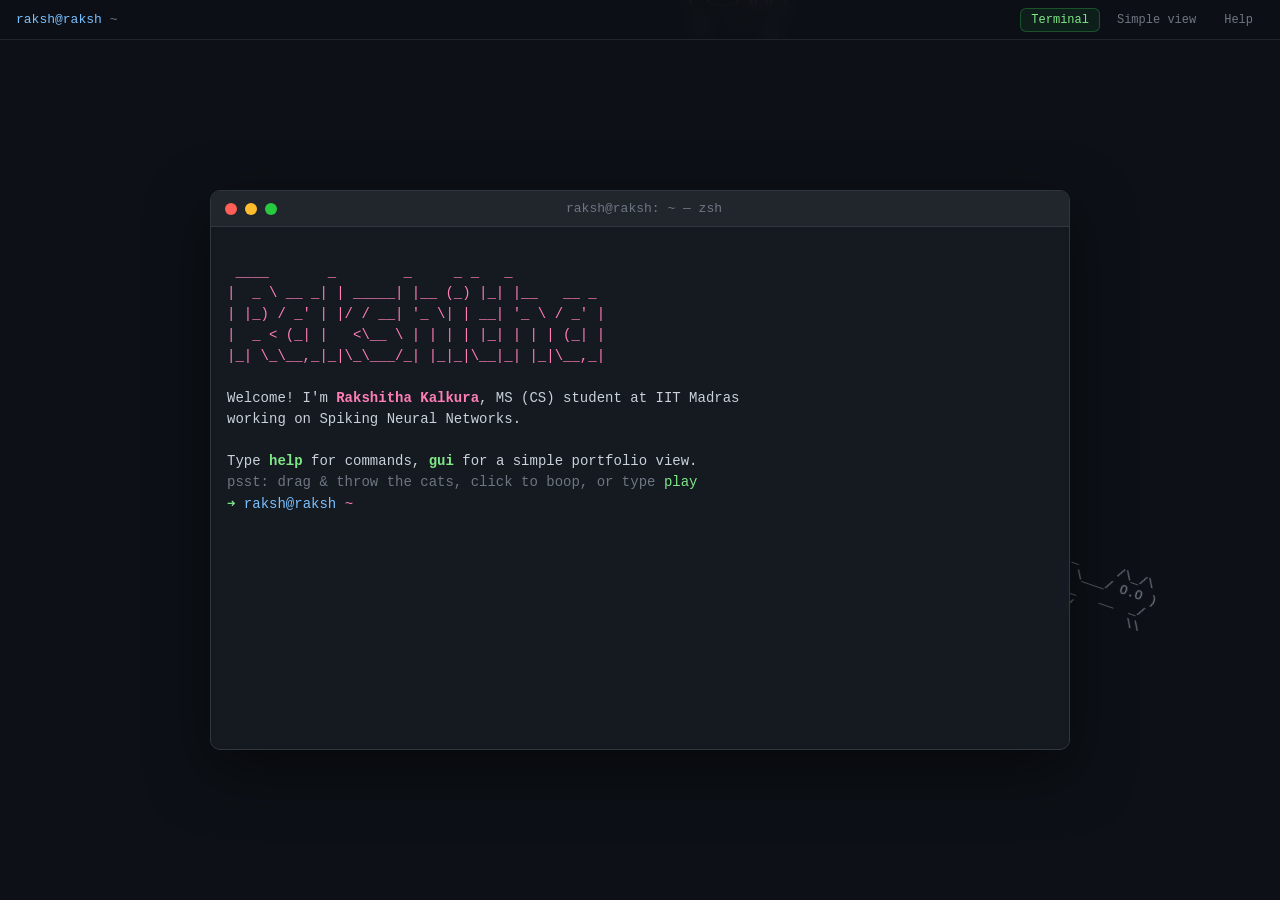
<file: index.html>
<!DOCTYPE html>
<html lang="en">
<head>
  <meta charset="UTF-8" />
  <meta name="viewport" content="width=device-width, initial-scale=1.0"/>
  <title>Rakshitha Kalkura | Academic Portfolio</title>
  <meta name="description" content="Rakshitha Kalkura — MS (CS) student at IIT Madras working on robustness and efficiency of Spiking Neural Networks.">
  <link rel="stylesheet" href="style.css?v=5">
  <noscript><meta http-equiv="refresh" content="0; url=portfolio.html"></noscript>
</head>
<body>
  <nav class="menubar">
    <span class="brand">raksh@raksh <span class="d">~</span></span>
    <div class="menu">
      <a href="./" class="active" aria-current="page">Terminal</a>
      <a href="portfolio.html">Simple view</a>
      <button type="button" id="help-btn">Help</button>
    </div>
  </nav>

  <!-- Draggable ASCII cats live here -->
  <div id="cat-layer" aria-hidden="true"></div>

  <main class="window" id="window">
    <div class="titlebar">
      <span class="dot red"></span><span class="dot yellow"></span><span class="dot green"></span>
      <span class="title">raksh@raksh: ~ — zsh</span>
    </div>
    <div class="terminal" id="terminal">
      <div id="output" aria-live="polite"></div>
      <div class="input-line" id="input-line">
        <span class="prompt" id="prompt"></span>
        <input id="cmd" type="text" autocomplete="off" autocapitalize="off"
               autocorrect="off" spellcheck="false" aria-label="Terminal command">
      </div>
    </div>
  </main>

  <script src="script.js?v=5"></script>
</body>
</html>
</file>
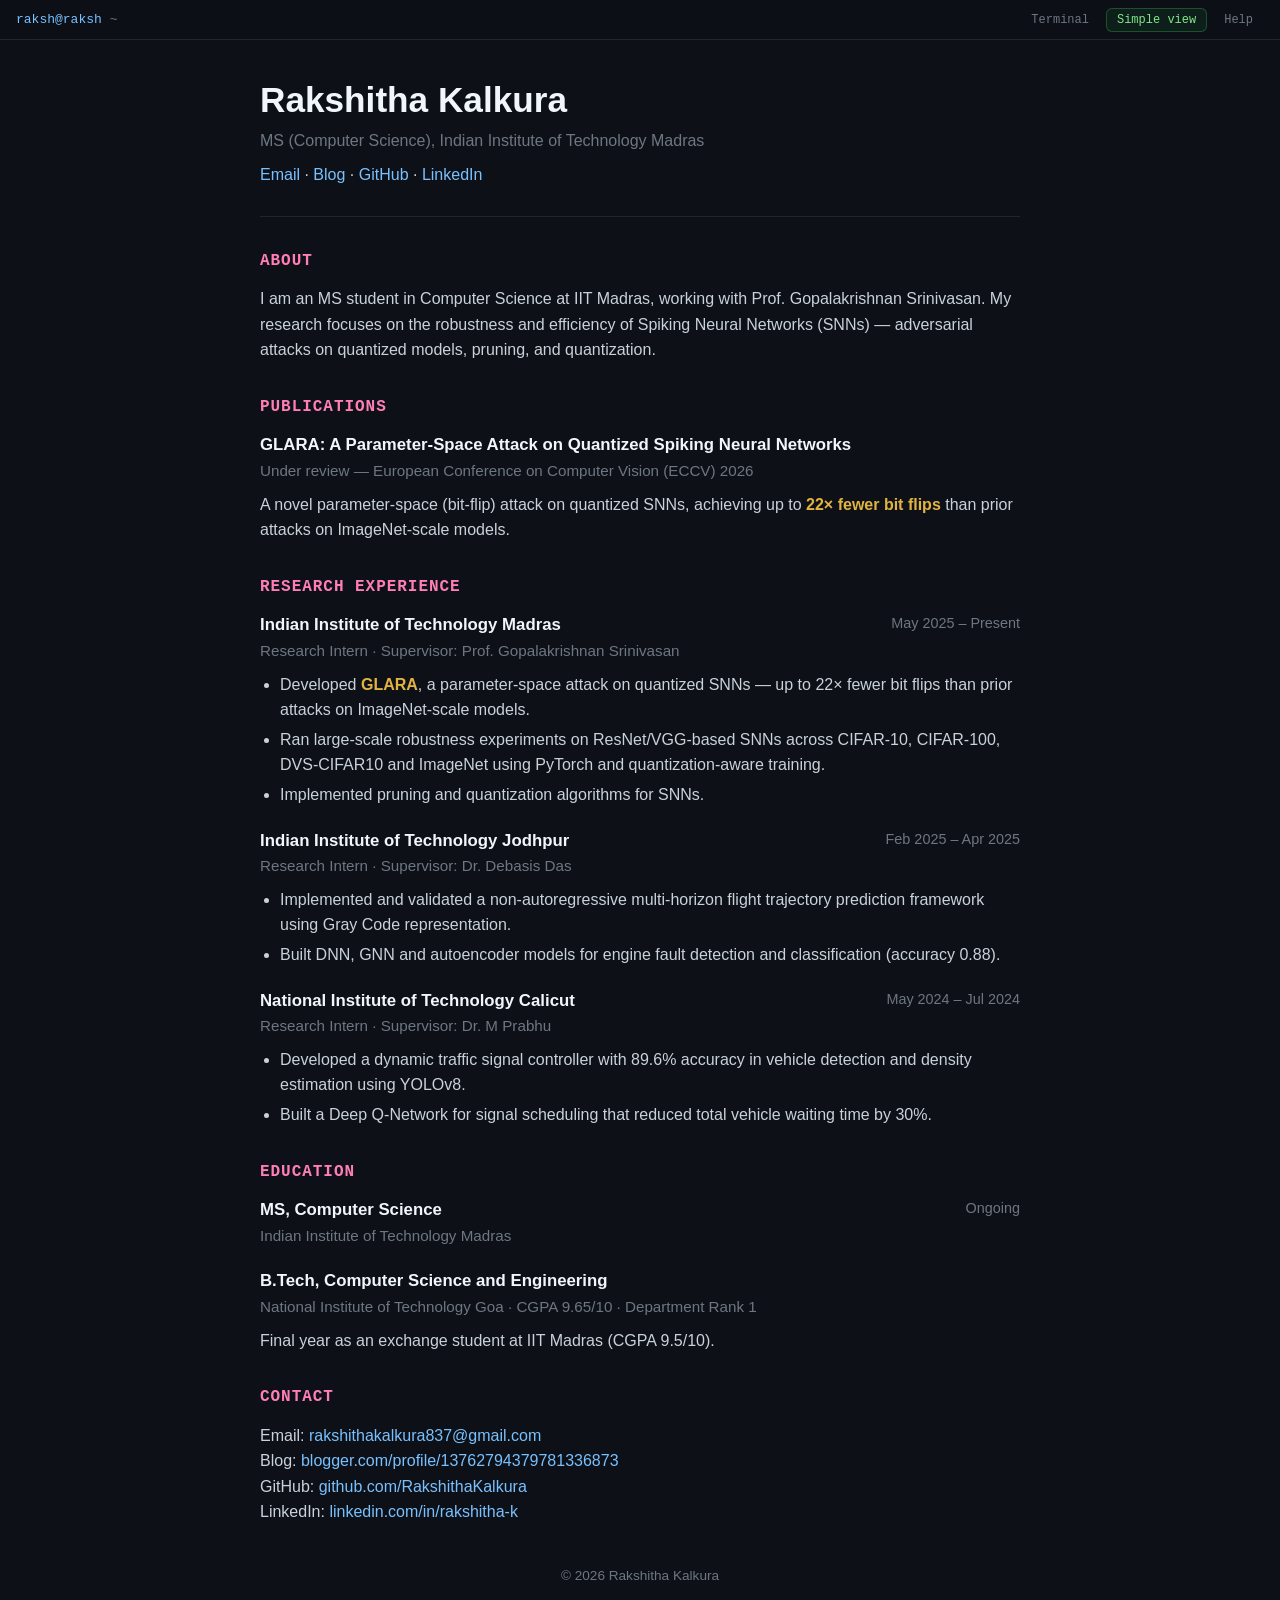
<file: portfolio.html>
<!DOCTYPE html>
<html lang="en">
<head>
  <meta charset="UTF-8" />
  <meta name="viewport" content="width=device-width, initial-scale=1.0"/>
  <title>Rakshitha Kalkura | Portfolio</title>
  <meta name="description" content="Rakshitha Kalkura — MS (CS) student at IIT Madras working on robustness and efficiency of Spiking Neural Networks.">
  <link rel="stylesheet" href="portfolio.css?v=5">
</head>
<body>
  <nav class="menubar">
    <a class="brand" href="./">raksh@raksh <span class="d">~</span></a>
    <div class="menu">
      <a href="./">Terminal</a>
      <a href="portfolio.html" class="active" aria-current="page">Simple view</a>
      <a href="./#help">Help</a>
    </div>
  </nav>

  <main class="simple">
    <article>
      <header class="s-head">
        <h1>Rakshitha Kalkura</h1>
        <p class="s-tag">MS (Computer Science), Indian Institute of Technology Madras</p>
        <p class="s-links">
          <a href="mailto:rakshithakalkura837@gmail.com">Email</a> ·
          <a href="https://www.blogger.com/profile/13762794379781336873" target="_blank" rel="noopener">Blog</a> ·
          <a href="https://github.com/RakshithaKalkura" target="_blank" rel="noopener">GitHub</a> ·
          <a href="https://linkedin.com/in/rakshitha-k" target="_blank" rel="noopener">LinkedIn</a>
        </p>
      </header>

      <section>
        <h2>About</h2>
        <p>
          I am an MS student in Computer Science at IIT Madras, working with
          Prof. Gopalakrishnan Srinivasan. My research focuses on the robustness and efficiency of
          Spiking Neural Networks (SNNs) — adversarial attacks on quantized models, pruning, and
          quantization.
        </p>
      </section>

      <section>
        <h2>Publications</h2>
        <div class="item">
          <h3>GLARA: A Parameter-Space Attack on Quantized Spiking Neural Networks</h3>
          <p class="meta">Under review — European Conference on Computer Vision (ECCV) 2026</p>
          <p>A novel parameter-space (bit-flip) attack on quantized SNNs, achieving up to
            <strong>22× fewer bit flips</strong> than prior attacks on ImageNet-scale models.</p>
        </div>
      </section>

      <section>
        <h2>Research Experience</h2>
        <div class="item">
          <h3>Indian Institute of Technology Madras <span class="when">May 2025 – Present</span></h3>
          <p class="meta">Research Intern · Supervisor: Prof. Gopalakrishnan Srinivasan</p>
          <ul>
            <li>Developed <strong>GLARA</strong>, a parameter-space attack on quantized SNNs — up to 22× fewer bit flips than prior attacks on ImageNet-scale models.</li>
            <li>Ran large-scale robustness experiments on ResNet/VGG-based SNNs across CIFAR-10, CIFAR-100, DVS-CIFAR10 and ImageNet using PyTorch and quantization-aware training.</li>
            <li>Implemented pruning and quantization algorithms for SNNs.</li>
          </ul>
        </div>
        <div class="item">
          <h3>Indian Institute of Technology Jodhpur <span class="when">Feb 2025 – Apr 2025</span></h3>
          <p class="meta">Research Intern · Supervisor: Dr. Debasis Das</p>
          <ul>
            <li>Implemented and validated a non-autoregressive multi-horizon flight trajectory prediction framework using Gray Code representation.</li>
            <li>Built DNN, GNN and autoencoder models for engine fault detection and classification (accuracy 0.88).</li>
          </ul>
        </div>
        <div class="item">
          <h3>National Institute of Technology Calicut <span class="when">May 2024 – Jul 2024</span></h3>
          <p class="meta">Research Intern · Supervisor: Dr. M Prabhu</p>
          <ul>
            <li>Developed a dynamic traffic signal controller with 89.6% accuracy in vehicle detection and density estimation using YOLOv8.</li>
            <li>Built a Deep Q-Network for signal scheduling that reduced total vehicle waiting time by 30%.</li>
          </ul>
        </div>
      </section>

      <section>
        <h2>Education</h2>
        <div class="item">
          <h3>MS, Computer Science <span class="when">Ongoing</span></h3>
          <p class="meta">Indian Institute of Technology Madras</p>
        </div>
        <div class="item">
          <h3>B.Tech, Computer Science and Engineering</h3>
          <p class="meta">National Institute of Technology Goa · CGPA 9.65/10 · Department Rank 1</p>
          <p>Final year as an exchange student at IIT Madras (CGPA 9.5/10).</p>
        </div>
      </section>

      <section>
        <h2>Contact</h2>
        <p>
          Email: <a href="mailto:rakshithakalkura837@gmail.com">rakshithakalkura837@gmail.com</a><br>
          Blog: <a href="https://www.blogger.com/profile/13762794379781336873" target="_blank" rel="noopener">blogger.com/profile/13762794379781336873</a><br>
          GitHub: <a href="https://github.com/RakshithaKalkura" target="_blank" rel="noopener">github.com/RakshithaKalkura</a><br>
          LinkedIn: <a href="https://linkedin.com/in/rakshitha-k" target="_blank" rel="noopener">linkedin.com/in/rakshitha-k</a>
        </p>
      </section>

      <footer class="s-foot">© 2026 Rakshitha Kalkura</footer>
    </article>
  </main>
</body>
</html>
</file>
<file: style.css>
:root {
  color-scheme: dark;
  --bg: #0d1117;
  --win: rgba(22, 27, 34, 0.92);
  --bar: #21262d;
  --fg: #c9d1d9;
  --dim: #6e7681;
  --green: #7ee787;
  --cyan: #79c0ff;
  --pink: #ff7eb6;
  --yellow: #e3b341;
  --red: #ff7b72;
  --cat: #3b4350;
  --mono: "JetBrains Mono", "Fira Code", Menlo, Consolas, "Liberation Mono", monospace;
}

* { box-sizing: border-box; }

html, body {
  margin: 0;
  height: 100%;
  background: var(--bg);
  color: var(--fg);
  font-family: var(--mono);
  overflow: hidden;
}

/* ---------- cats ---------- */
#cat-layer {
  position: fixed;
  inset: 0;
  pointer-events: none;   /* no z-index: lets airborne cats rise above the window */
}
.cat, .yarn {
  position: absolute;
  left: 0;
  top: 0;
  pointer-events: auto;
  cursor: grab;
  user-select: none;
  -webkit-user-select: none;
  touch-action: none;
  will-change: transform;
  z-index: 1;
}
.cat.front, .yarn.front { z-index: 3; }
.cat pre {
  margin: 0;
  font-family: var(--mono);
  font-size: 13px;
  line-height: 1.15;
  white-space: pre;
  opacity: .85;
  transform-origin: 50% 100%;
  will-change: transform;
}
.cat:hover pre { opacity: 1; filter: brightness(1.25); }
.cat.dragging, .yarn.dragging { cursor: grabbing; z-index: 5; }
.cat.dragging pre { opacity: 1; }

.bubble {
  position: absolute;
  bottom: 100%;
  left: 50%;
  transform: translate(-50%, 4px) scale(.8);
  margin-bottom: 4px;
  padding: 1px 7px;
  border-radius: 8px;
  background: var(--bar);
  border: 1px solid #30363d;
  color: var(--fg);
  font-size: 11px;
  white-space: nowrap;
  opacity: 0;
  pointer-events: none;
  transition: opacity .15s, transform .15s;
}
.bubble.show { opacity: 1; transform: translate(-50%, 0) scale(1); }

.yarn {
  font-family: var(--mono);
  font-size: 22px;
  font-weight: bold;
  line-height: 1;
  color: var(--pink);
  transform-origin: 50% 50%;
}

.laser {
  position: fixed;
  left: 0;
  top: 0;
  z-index: 10;
  width: 10px;
  height: 10px;
  border-radius: 50%;
  background: #ff3b3b;
  box-shadow: 0 0 8px 3px rgba(255, 59, 59, .7);
  pointer-events: none;
  display: none;
}

/* ---------- terminal window ---------- */
.window {
  position: fixed;
  z-index: 2;
  top: 50%;
  left: 50%;
  transform: translate(-50%, -50%);
  width: min(860px, calc(100vw - 32px));
  height: min(560px, calc(100vh - 96px));
  display: flex;
  flex-direction: column;
  background: var(--win);
  border: 1px solid #30363d;
  border-radius: 10px;
  box-shadow: 0 20px 60px rgba(0, 0, 0, .55);
  backdrop-filter: blur(4px);
  overflow: hidden;
}
.titlebar {
  display: flex;
  align-items: center;
  gap: 8px;
  padding: 10px 14px;
  background: var(--bar);
  border-bottom: 1px solid #30363d;
}
.dot { width: 12px; height: 12px; border-radius: 50%; display: inline-block; }
.dot.red { background: #ff5f56; }
.dot.yellow { background: #ffbd2e; }
.dot.green { background: #27c93f; }
.title { flex: 1; text-align: center; color: var(--dim); font-size: 13px; margin-right: 52px; }

.terminal {
  flex: 1;
  overflow-y: auto;
  padding: 14px 16px 20px;
  font-size: 14px;
  line-height: 1.5;
  cursor: text;
}
#output > div { white-space: pre-wrap; word-break: break-word; }

.input-line { display: flex; align-items: baseline; gap: 8px; }
.prompt { white-space: nowrap; }
#cmd {
  flex: 1;
  min-width: 0;
  background: transparent;
  border: 0;
  outline: 0;
  color: var(--fg);
  font: inherit;
  caret-color: var(--green);
}

/* colours used by output */
.p-arrow { color: var(--green); }
.p-user  { color: var(--cyan); }
.p-dir   { color: var(--pink); }
.g { color: var(--green); }
.c { color: var(--cyan); }
.k { color: var(--pink); }
.y { color: var(--yellow); }
.r { color: var(--red); }
.d { color: var(--dim); }
.b { font-weight: bold; }
.terminal a { color: var(--cyan); }
.terminal a:hover { color: var(--pink); }

/* ---------- menu bar ---------- */
.menubar {
  position: fixed;
  z-index: 6;
  top: 0;
  left: 0;
  right: 0;
  height: 40px;
  display: flex;
  align-items: center;
  justify-content: space-between;
  padding: 0 16px;
  background: rgba(13, 17, 23, .85);
  border-bottom: 1px solid #21262d;
  backdrop-filter: blur(6px);
  font-size: 13px;
}
.brand { color: var(--cyan); white-space: nowrap; }
.menu { display: flex; gap: 6px; }
.menu button, .menu a {
  font: inherit;
  font-size: 12px;
  color: var(--dim);
  background: transparent;
  border: 1px solid transparent;
  border-radius: 6px;
  padding: 4px 10px;
  cursor: pointer;
}
.menu a { text-decoration: none; }
.menu button:hover, .menu a:hover { color: var(--fg); border-color: #30363d; }
.menu .active { color: var(--green); border-color: #2ea04366; background: #2ea0431a; }
.menu button:focus-visible, .menu a:focus-visible { outline: 2px solid var(--cyan); outline-offset: 1px; }

.window { margin-top: 20px; }

/* scrollbar */
.terminal::-webkit-scrollbar { width: 8px; }
.terminal::-webkit-scrollbar-thumb { background: #30363d; border-radius: 4px; }

@media (max-width: 600px) {
  .terminal { font-size: 12.5px; padding: 10px; }
  .cat pre { font-size: 10px; }
  .banner { font-size: 9px; line-height: 1.2; display: inline-block; }
  .title { font-size: 11px; }
  .menubar { padding: 0 10px; }
  .brand { display: none; }
  .menu { width: 100%; justify-content: center; }
}
</file>
<file: portfolio.css>
:root {
  color-scheme: dark;
  --bg: #0d1117;
  --win: rgba(22, 27, 34, 0.92);
  --bar: #21262d;
  --fg: #c9d1d9;
  --dim: #6e7681;
  --green: #7ee787;
  --cyan: #79c0ff;
  --pink: #ff7eb6;
  --yellow: #e3b341;
  --red: #ff7b72;
  --cat: #3b4350;
  --mono: "JetBrains Mono", "Fira Code", Menlo, Consolas, "Liberation Mono", monospace;
}

* { box-sizing: border-box; }
html, body { margin: 0; background: var(--bg); color: var(--fg); }
.d { color: var(--dim); }
a.brand { text-decoration: none; }

/* ---------- menu bar ---------- */
.menubar {
  font-family: var(--mono);
  position: fixed;
  z-index: 6;
  top: 0;
  left: 0;
  right: 0;
  height: 40px;
  display: flex;
  align-items: center;
  justify-content: space-between;
  padding: 0 16px;
  background: rgba(13, 17, 23, .85);
  border-bottom: 1px solid #21262d;
  backdrop-filter: blur(6px);
  font-size: 13px;
}
.brand { color: var(--cyan); white-space: nowrap; }
.menu { display: flex; gap: 6px; }
.menu button, .menu a {
  font: inherit;
  font-size: 12px;
  color: var(--dim);
  background: transparent;
  border: 1px solid transparent;
  border-radius: 6px;
  padding: 4px 10px;
  cursor: pointer;
}
.menu a { text-decoration: none; }
.menu button:hover, .menu a:hover { color: var(--fg); border-color: #30363d; }
.menu .active { color: var(--green); border-color: #2ea04366; background: #2ea0431a; }
.menu button:focus-visible, .menu a:focus-visible { outline: 2px solid var(--cyan); outline-offset: 1px; }

/* ---------- simple (detailed) portfolio ---------- */
.simple {
  padding: 72px 16px 48px;
  font-family: -apple-system, BlinkMacSystemFont, "Segoe UI", Roboto, Helvetica, Arial, sans-serif;
  line-height: 1.6;
}
.simple article { max-width: 760px; margin: 0 auto; }
.s-head { border-bottom: 1px solid #21262d; padding-bottom: 20px; margin-bottom: 8px; }
.simple h1 { margin: 0; font-size: 2.2rem; color: #f0f6fc; }
.s-tag { margin: 4px 0 10px; color: var(--dim); }
.s-links a, .simple a { color: var(--cyan); text-decoration: none; }
.simple a:hover { text-decoration: underline; }
.simple h2 {
  margin: 32px 0 12px;
  font-family: var(--mono);
  font-size: 1rem;
  color: var(--pink);
  text-transform: uppercase;
  letter-spacing: .06em;
}
.simple h3 {
  margin: 0;
  font-size: 1.05rem;
  color: #f0f6fc;
  display: flex;
  justify-content: space-between;
  gap: 12px;
  flex-wrap: wrap;
}
.when { font-weight: normal; font-size: .9rem; color: var(--dim); }
.item { margin-bottom: 20px; }
.meta { margin: 2px 0 6px; color: var(--dim); font-size: .95rem; }
.simple p { margin: 0 0 8px; }
.simple ul { margin: 6px 0 0; padding-left: 20px; }
.simple li { margin-bottom: 4px; }
.simple strong { color: var(--yellow); font-weight: 600; }
.s-foot { margin-top: 40px; text-align: center; color: var(--dim); font-size: .85rem; }

@media (max-width: 600px) {
  .menubar { padding: 0 10px; }
  .brand { display: none; }
  .menu { width: 100%; justify-content: center; }
  .simple h1 { font-size: 1.7rem; }
}
</file>
